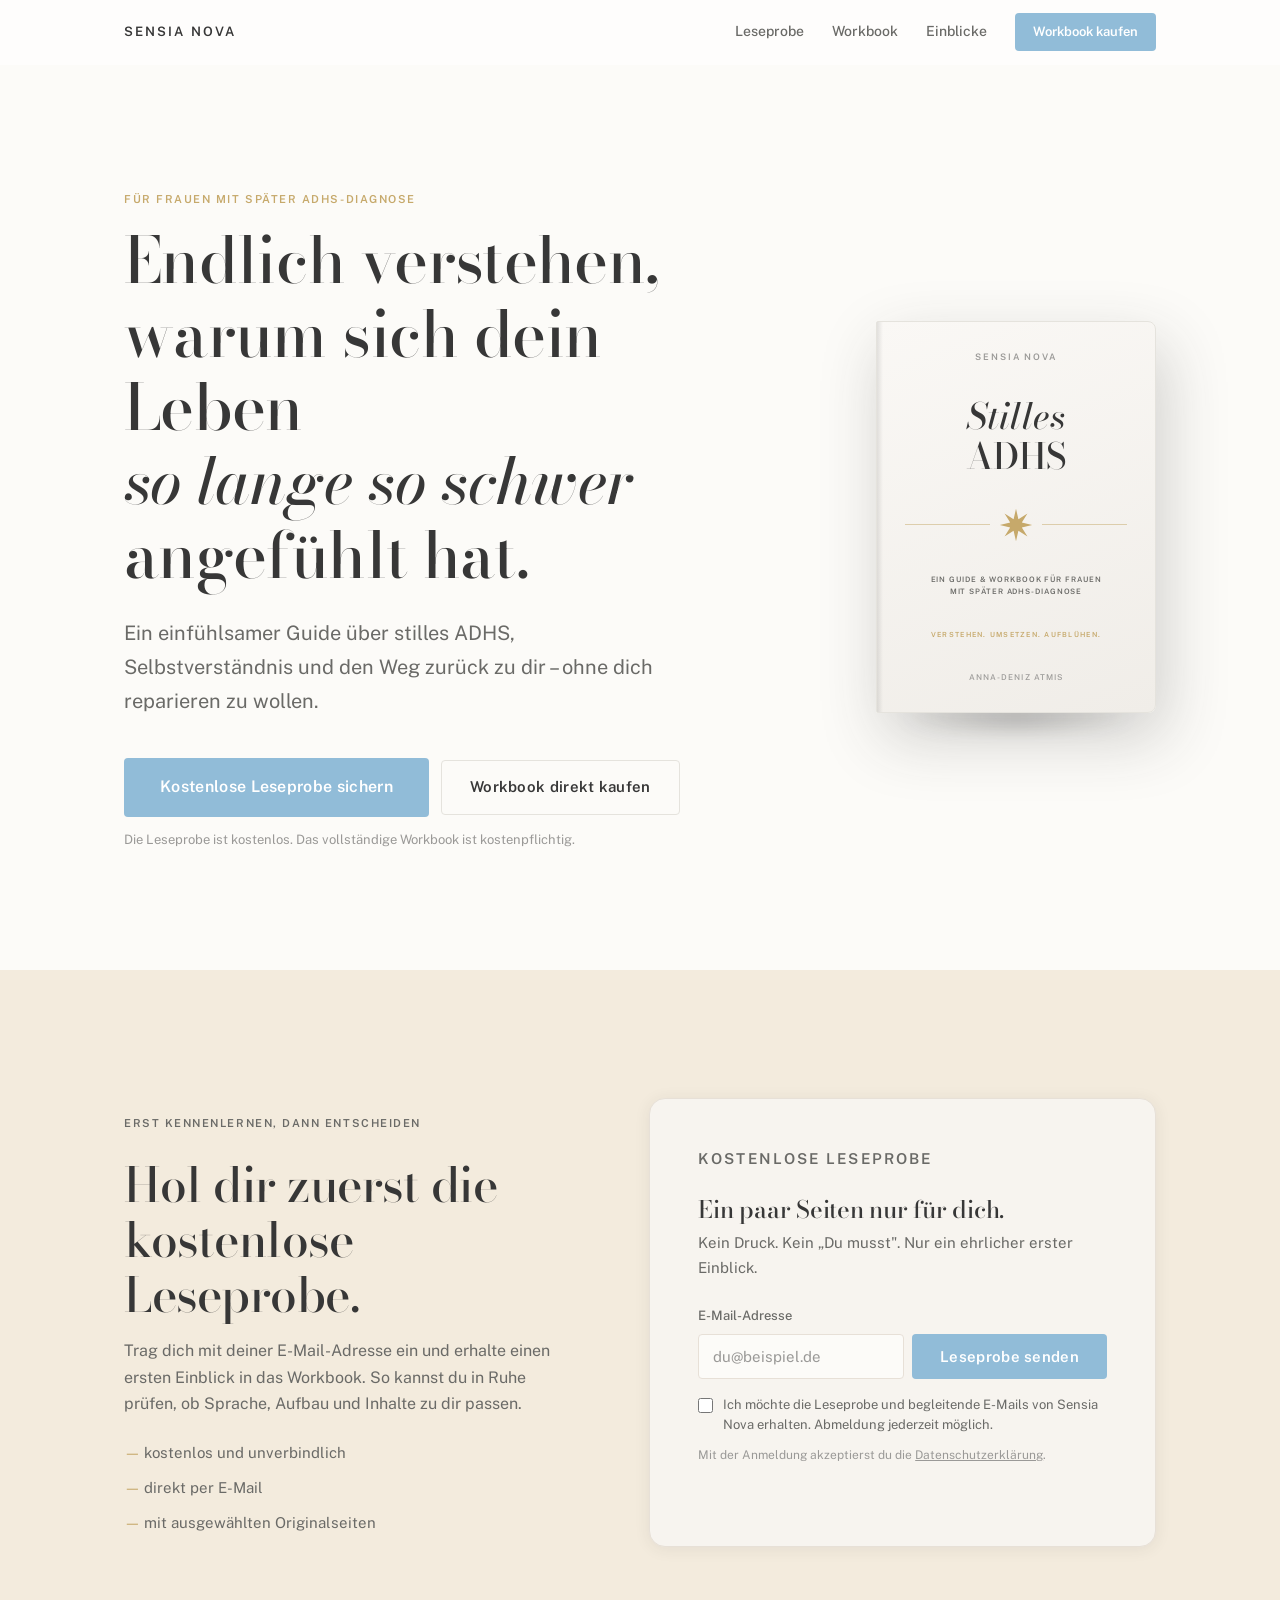
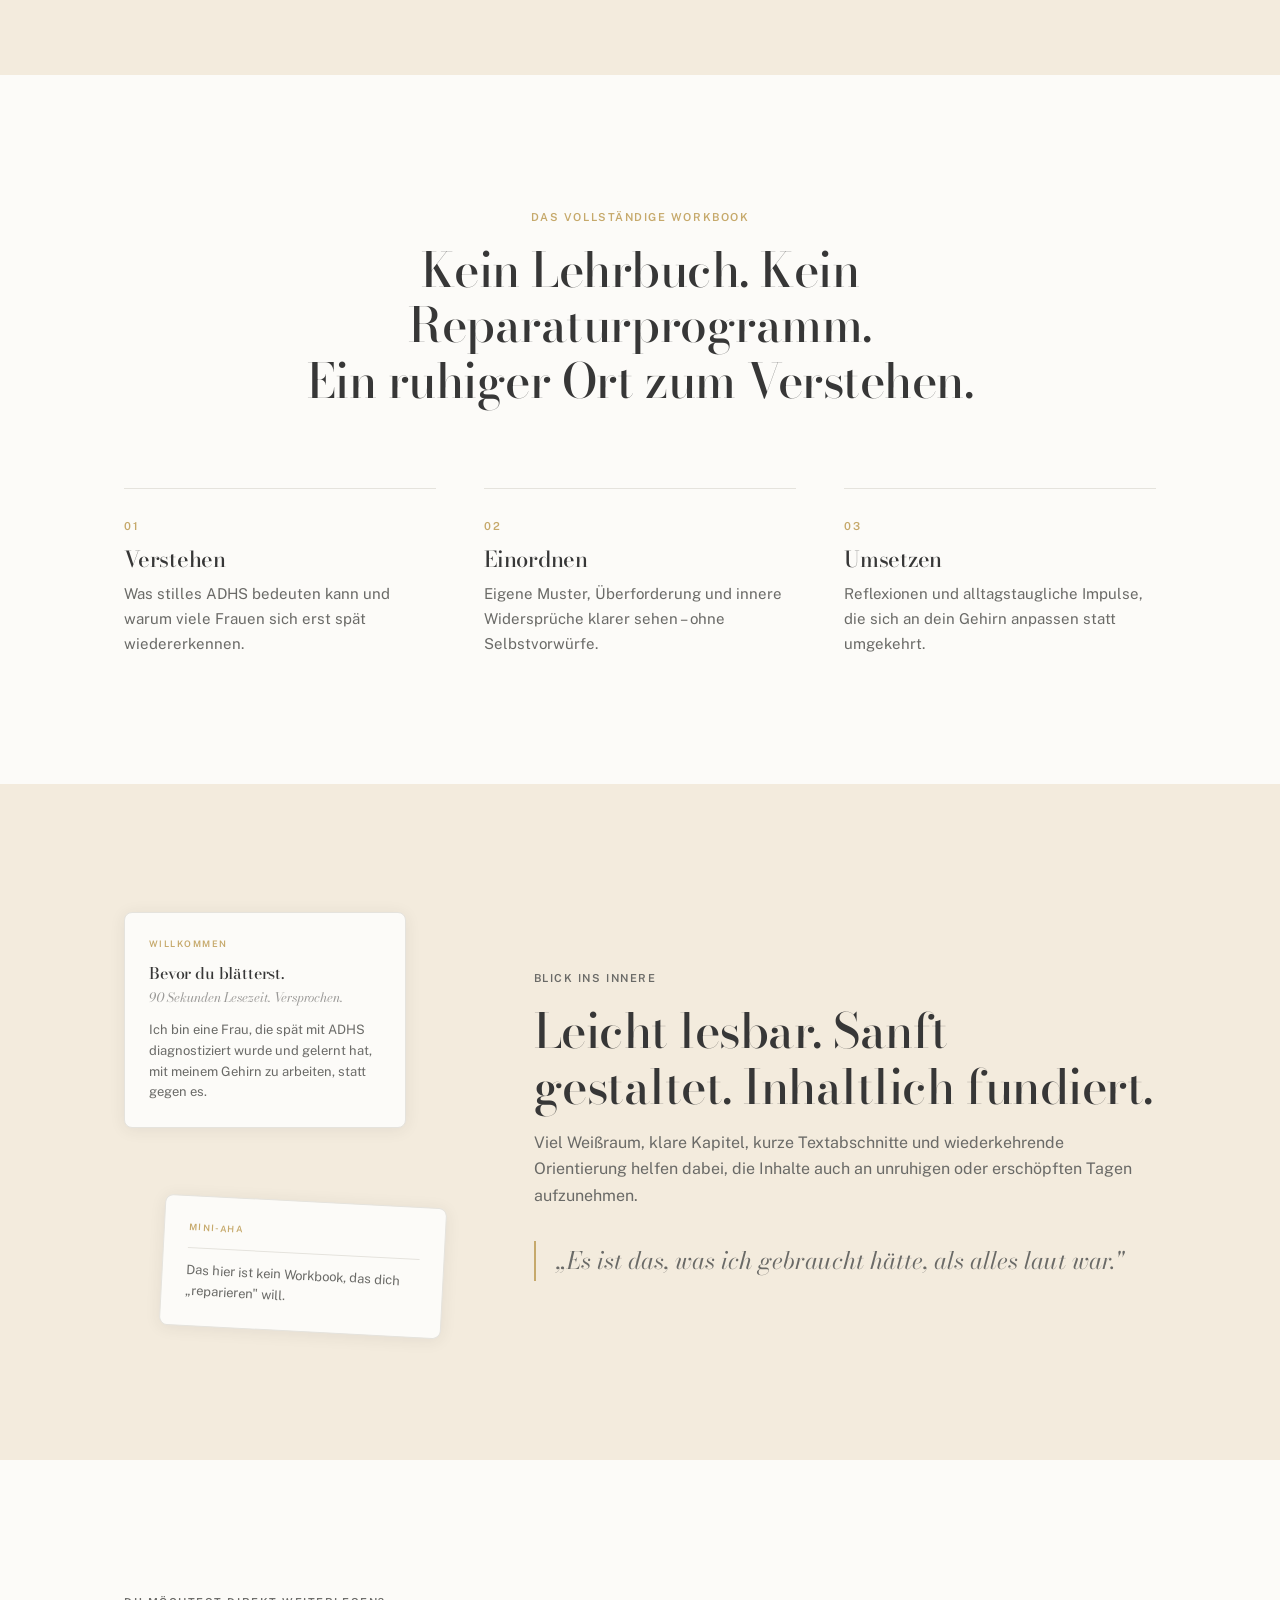
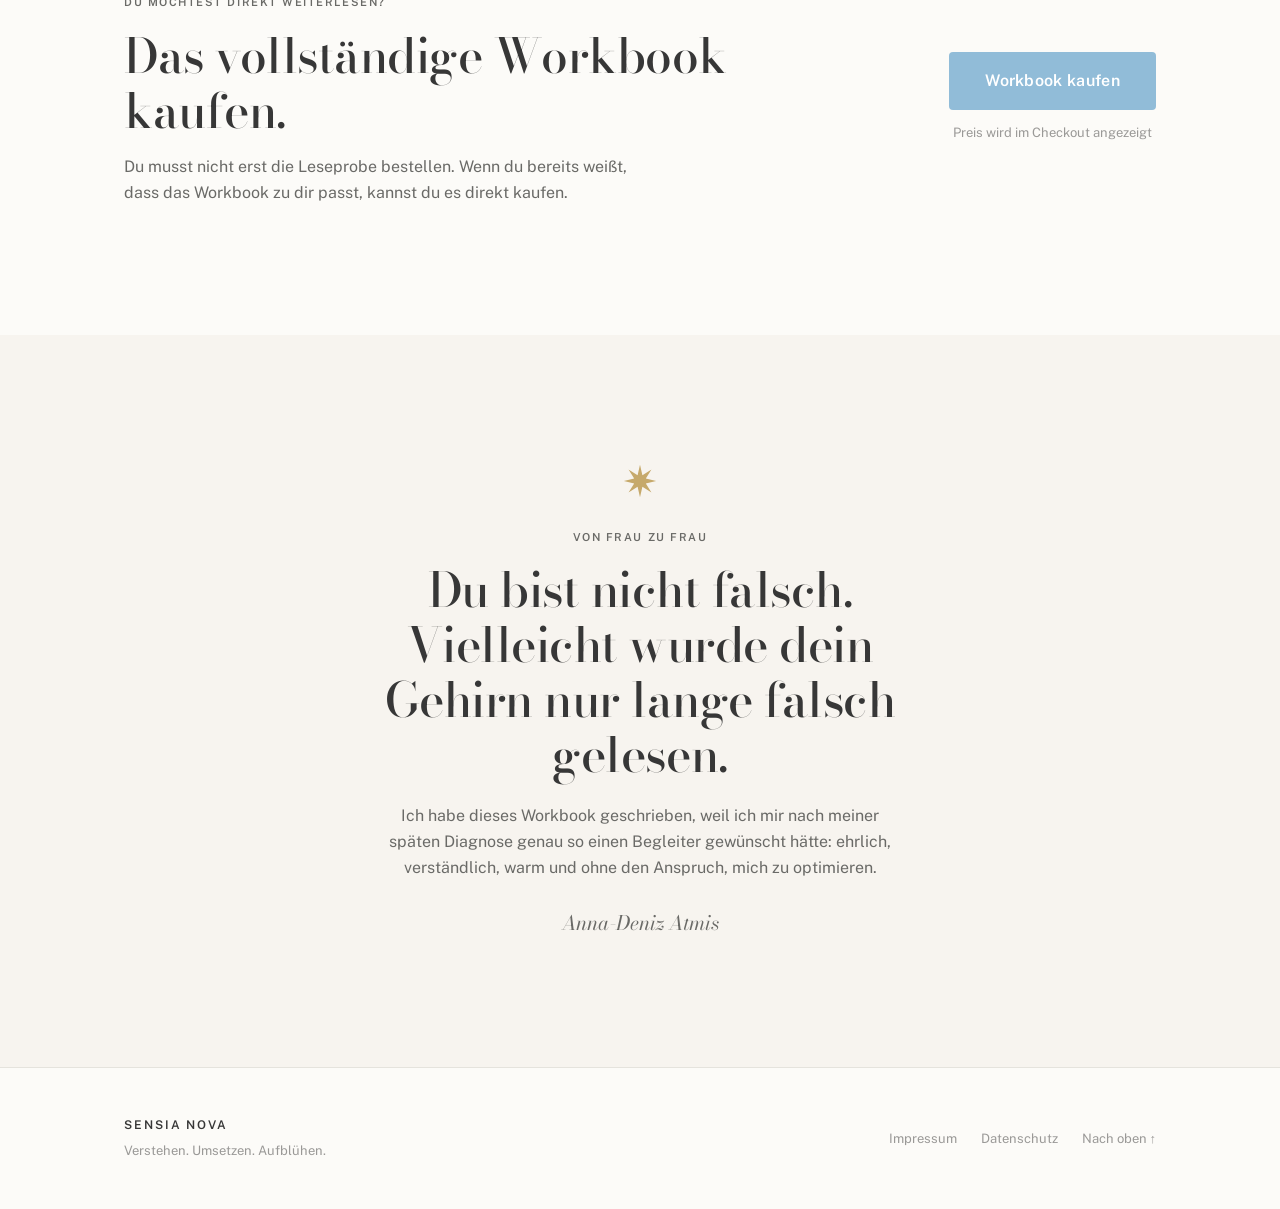
<file: index.html>
<!doctype html>
<html lang="de">
<head>
  <meta charset="utf-8">
  <meta name="viewport" content="width=device-width, initial-scale=1">
  <meta name="description" content="Stilles ADHS – ein Guide und Workbook für Frauen mit später ADHS-Diagnose. Sichere dir die kostenlose Leseprobe oder kaufe das vollständige Workbook direkt.">
  <title>Stilles ADHS | Sensia Nova</title>
  <link rel="preconnect" href="https://fonts.googleapis.com">
  <link rel="preconnect" href="https://fonts.gstatic.com" crossorigin>
  <link href="https://fonts.googleapis.com/css2?family=Bodoni+Moda:ital,opsz,wght@0,6..96,400;0,6..96,500;1,6..96,400&family=Public+Sans:wght@400;500;600&display=swap" rel="stylesheet">
  <link rel="stylesheet" href="styles.css">
</head>
<body>
  <a class="skip-link" href="#main">Zum Inhalt springen</a>
  <header class="site-header" id="top">
    <div class="nav-wrap">
      <a class="brand" href="#top" aria-label="Sensia Nova Startseite">SENSIA NOVA</a>
      <button class="menu-toggle" aria-expanded="false" aria-controls="site-nav"><span></span><span></span><span></span><span class="sr-only">Menü</span></button>
      <nav id="site-nav" class="site-nav" aria-label="Hauptnavigation">
        <a href="#leseprobe">Leseprobe</a>
        <a href="#workbook">Workbook</a>
        <a href="#inhalt">Einblicke</a>
        <a class="nav-buy" href="#kaufen">Workbook kaufen</a>
      </nav>
    </div>
  </header>

  <main id="main">
    <section class="hero section-shell">
      <div class="hero-copy reveal">
        <p class="eyebrow">Für Frauen mit später ADHS-Diagnose</p>
        <h1>Endlich verstehen,<br>warum sich dein Leben<br><em>so lange so schwer</em> angefühlt hat.</h1>
        <p class="lead">Ein einfühlsamer Guide über stilles ADHS, Selbstverständnis und den Weg zurück zu dir – ohne dich reparieren zu wollen.</p>
        <div class="hero-actions">
          <a class="button button-primary button-large" href="#leseprobe">Kostenlose Leseprobe sichern</a>
          <a class="button button-secondary" href="#kaufen">Workbook direkt kaufen</a>
        </div>
        <p class="microcopy">Die Leseprobe ist kostenlos. Das vollständige Workbook ist kostenpflichtig.</p>
      </div>

      <div class="book-stage reveal" aria-label="Cover des Workbooks Stilles ADHS">
        <div class="book-shadow"></div>
        <article class="book-cover">
          <div class="cover-brand">SENSIA NOVA</div>
          <div class="cover-title"><em>Stilles</em> ADHS</div>
          <div class="cover-ornament"><span></span><img src="assets/gold-star.svg" alt=""><span></span></div>
          <div class="cover-subtitle">EIN GUIDE &amp; WORKBOOK FÜR FRAUEN<br>MIT SPÄTER ADHS-DIAGNOSE</div>
          <div class="cover-bottom">VERSTEHEN. UMSETZEN. AUFBLÜHEN.</div>
          <div class="cover-author">ANNA-DENIZ ATMIS</div>
        </article>
      </div>
    </section>

    <section id="leseprobe" class="sample-section">
      <div class="section-shell sample-grid">
        <div class="sample-copy reveal">
          <p class="eyebrow">Erst kennenlernen, dann entscheiden</p>
          <h2>Hol dir zuerst die kostenlose Leseprobe.</h2>
          <p>Trag dich mit deiner E-Mail-Adresse ein und erhalte einen ersten Einblick in das Workbook. So kannst du in Ruhe prüfen, ob Sprache, Aufbau und Inhalte zu dir passen.</p>
          <ul class="quiet-list">
            <li>kostenlos und unverbindlich</li>
            <li>direkt per E-Mail</li>
            <li>mit ausgewählten Originalseiten</li>
          </ul>
        </div>
        <div class="signup-card reveal">
          <p class="card-kicker">Kostenlose Leseprobe</p>
          <h3>Ein paar Seiten nur für dich.</h3>
          <p>Kein Druck. Kein „Du musst". Nur ein ehrlicher erster Einblick.</p>
          <div id="mailerlite-form">
            <form class="sample-form" id="sample-form" novalidate>
              <label for="email">E-Mail-Adresse</label>
              <div class="form-row">
                <input id="email" name="email" type="email" autocomplete="email" placeholder="du@beispiel.de" required>
                <button class="button button-primary" type="submit">Leseprobe senden</button>
              </div>
              <label class="consent"><input type="checkbox" required><span>Ich möchte die Leseprobe und begleitende E-Mails von Sensia Nova erhalten. Abmeldung jederzeit möglich.</span></label>
              <p class="form-note">Mit der Anmeldung akzeptierst du die <a href="datenschutz.html">Datenschutzerklärung</a>.</p>
              <p class="form-status" role="status" aria-live="polite"></p>
            </form>
          </div>
        </div>
      </div>
    </section>

    <section id="workbook" class="editorial-section section-shell">
      <div class="section-heading reveal">
        <p class="eyebrow">Das vollständige Workbook</p>
        <h2>Kein Lehrbuch. Kein Reparaturprogramm.<br>Ein ruhiger Ort zum Verstehen.</h2>
      </div>
      <div class="editorial-grid">
        <div class="editorial-item reveal"><span>01</span><h3>Verstehen</h3><p>Was stilles ADHS bedeuten kann und warum viele Frauen sich erst spät wiedererkennen.</p></div>
        <div class="editorial-item reveal"><span>02</span><h3>Einordnen</h3><p>Eigene Muster, Überforderung und innere Widersprüche klarer sehen – ohne Selbstvorwürfe.</p></div>
        <div class="editorial-item reveal"><span>03</span><h3>Umsetzen</h3><p>Reflexionen und alltagstaugliche Impulse, die sich an dein Gehirn anpassen statt umgekehrt.</p></div>
      </div>
    </section>

    <section id="inhalt" class="preview-section">
      <div class="section-shell preview-grid">
        <div class="page-stack reveal" aria-hidden="true">
          <div class="sample-page page-back"><span>MINI-AHA</span><div></div><p>Das hier ist kein Workbook, das dich „reparieren" will.</p></div>
          <div class="sample-page page-front"><span>WILLKOMMEN</span><h3>Bevor du blätterst.</h3><em>90 Sekunden Lesezeit. Versprochen.</em><p>Ich bin eine Frau, die spät mit ADHS diagnostiziert wurde und gelernt hat, mit meinem Gehirn zu arbeiten, statt gegen es.</p></div>
        </div>
        <div class="preview-copy reveal">
          <p class="eyebrow">Blick ins Innere</p>
          <h2>Leicht lesbar. Sanft gestaltet. Inhaltlich fundiert.</h2>
          <p>Viel Weißraum, klare Kapitel, kurze Textabschnitte und wiederkehrende Orientierung helfen dabei, die Inhalte auch an unruhigen oder erschöpften Tagen aufzunehmen.</p>
          <blockquote>„Es ist das, was ich gebraucht hätte, als alles laut war."</blockquote>
        </div>
      </div>
    </section>

    <section id="kaufen" class="purchase-section section-shell reveal">
      <div>
        <p class="eyebrow">Du möchtest direkt weiterlesen?</p>
        <h2>Das vollständige Workbook kaufen.</h2>
        <p>Du musst nicht erst die Leseprobe bestellen. Wenn du bereits weißt, dass das Workbook zu dir passt, kannst du es direkt kaufen.</p>
      </div>
      <div class="purchase-action">
        <a id="buy-button" class="button button-primary button-large" href="#">Workbook kaufen</a>
        <p id="price-label">Preis wird im Checkout angezeigt</p>
      </div>
    </section>

    <section class="author-note">
      <div class="section-shell narrow reveal">
        <img src="assets/gold-star.svg" alt="" class="small-star">
        <p class="eyebrow">Von Frau zu Frau</p>
        <h2>Du bist nicht falsch.<br>Vielleicht wurde dein Gehirn nur lange falsch gelesen.</h2>
        <p>Ich habe dieses Workbook geschrieben, weil ich mir nach meiner späten Diagnose genau so einen Begleiter gewünscht hätte: ehrlich, verständlich, warm und ohne den Anspruch, mich zu optimieren.</p>
        <p class="signature">Anna-Deniz Atmis</p>
      </div>
    </section>
  </main>

  <footer>
    <div class="section-shell footer-inner">
      <div><strong>SENSIA NOVA</strong><p>Verstehen. Umsetzen. Aufblühen.</p></div>
      <div class="footer-links"><a href="impressum.html">Impressum</a><a href="datenschutz.html">Datenschutz</a><a href="#top">Nach oben ↑</a></div>
    </div>
  </footer>

  <script src="config.js"></script>
  <script src="script.js"></script>
</body>
</html>
</file>
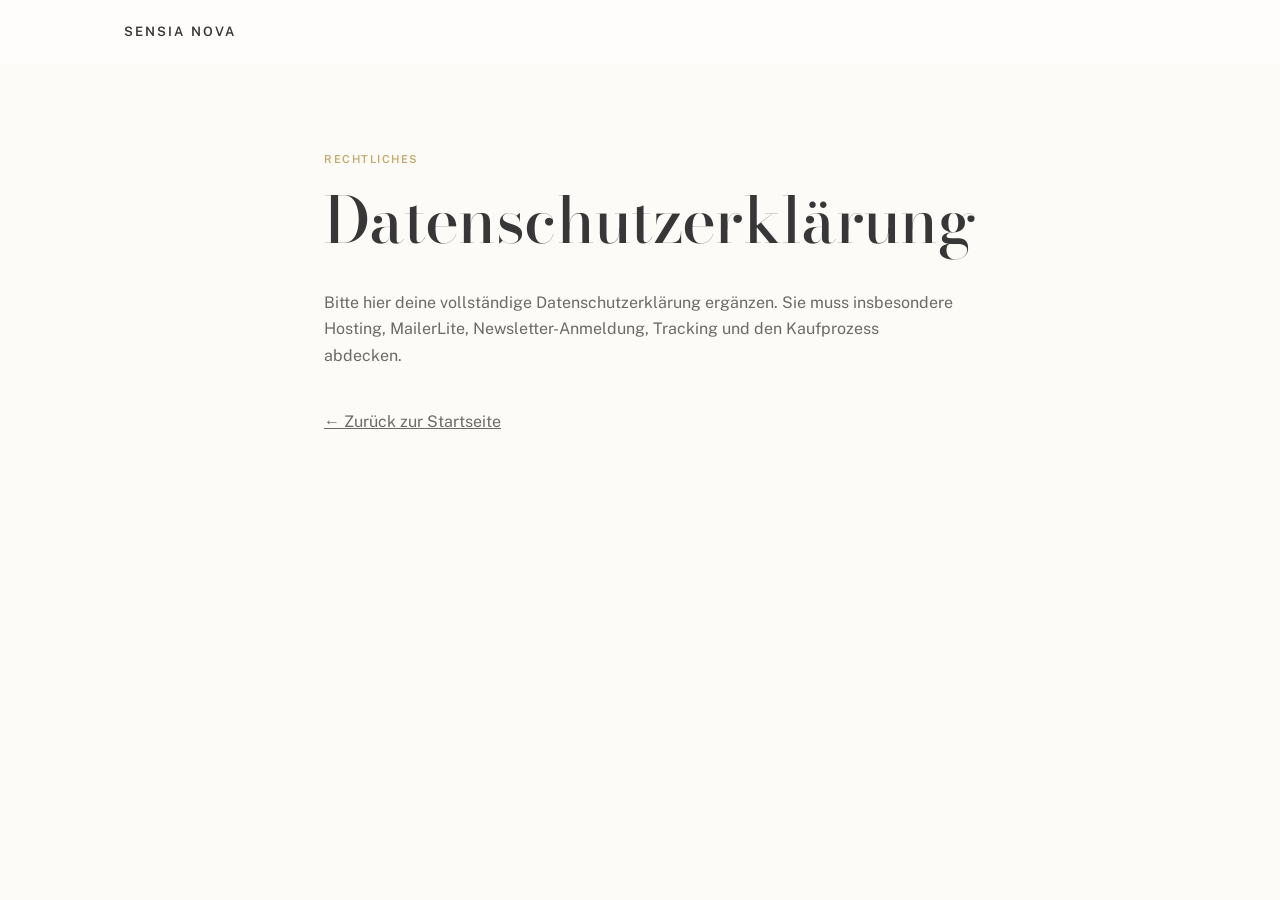
<file: datenschutz.html>
<!doctype html>
<html lang="de">
<head>
  <meta charset="utf-8">
  <meta name="viewport" content="width=device-width, initial-scale=1">
  <title>Datenschutz | Sensia Nova</title>
  <link rel="preconnect" href="https://fonts.googleapis.com">
  <link rel="preconnect" href="https://fonts.gstatic.com" crossorigin>
  <link href="https://fonts.googleapis.com/css2?family=Bodoni+Moda:ital,opsz,wght@0,6..96,400;0,6..96,500;1,6..96,400&family=Public+Sans:wght@400;500;600&display=swap" rel="stylesheet">
  <link rel="stylesheet" href="styles.css">
</head>
<body>
  <header class="site-header">
    <div class="nav-wrap">
      <a class="brand" href="index.html" aria-label="Sensia Nova Startseite">SENSIA NOVA</a>
    </div>
  </header>
  <main>
    <div class="section-shell" style="max-width:760px; padding-top:80px; padding-bottom:80px;">
      <p class="eyebrow">Rechtliches</p>
      <h1 style="margin-bottom:32px;">Datenschutzerklärung</h1>
      <p style="color:var(--text-2);">Bitte hier deine vollständige Datenschutzerklärung ergänzen. Sie muss insbesondere Hosting, MailerLite, Newsletter-Anmeldung, Tracking und den Kaufprozess abdecken.</p>
      <p style="margin-top:40px;"><a href="index.html" style="color:var(--text-2); text-decoration:underline;">← Zurück zur Startseite</a></p>
    </div>
  </main>
</body>
</html>
</file>
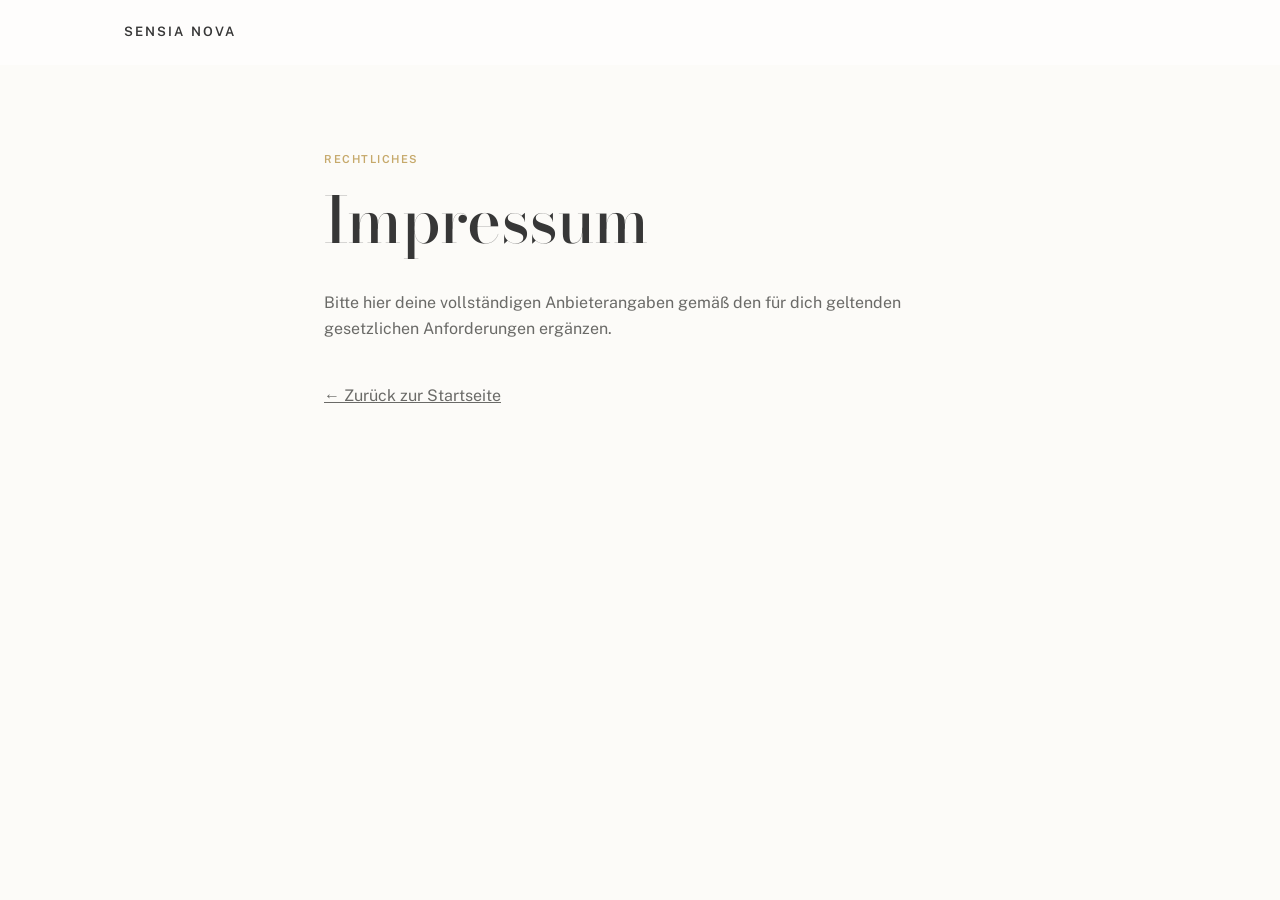
<file: impressum.html>
<!doctype html>
<html lang="de">
<head>
  <meta charset="utf-8">
  <meta name="viewport" content="width=device-width, initial-scale=1">
  <title>Impressum | Sensia Nova</title>
  <link rel="preconnect" href="https://fonts.googleapis.com">
  <link rel="preconnect" href="https://fonts.gstatic.com" crossorigin>
  <link href="https://fonts.googleapis.com/css2?family=Bodoni+Moda:ital,opsz,wght@0,6..96,400;0,6..96,500;1,6..96,400&family=Public+Sans:wght@400;500;600&display=swap" rel="stylesheet">
  <link rel="stylesheet" href="styles.css">
</head>
<body>
  <header class="site-header">
    <div class="nav-wrap">
      <a class="brand" href="index.html" aria-label="Sensia Nova Startseite">SENSIA NOVA</a>
    </div>
  </header>
  <main>
    <div class="section-shell" style="max-width:760px; padding-top:80px; padding-bottom:80px;">
      <p class="eyebrow">Rechtliches</p>
      <h1 style="margin-bottom:32px;">Impressum</h1>
      <p style="color:var(--text-2);">Bitte hier deine vollständigen Anbieterangaben gemäß den für dich geltenden gesetzlichen Anforderungen ergänzen.</p>
      <p style="margin-top:40px;"><a href="index.html" style="color:var(--text-2); text-decoration:underline;">← Zurück zur Startseite</a></p>
    </div>
  </main>
</body>
</html>
</file>
<file: styles.css>
/* ============================================================
   SENSIA NOVA – Landing Page Styles
   Design System v2: Bodoni Moda (display) + Public Sans (body)
   ============================================================ */

/* ---------- Reset & Base ---------- */
*, *::before, *::after { box-sizing: border-box; margin: 0; padding: 0; }

:root {
  /* Neutrals */
  --white:      #FCFBF8;
  --stone-100:  #F7F4EF;
  --stone-200:  #E5E3DD;
  --stone-400:  #C5BFB5;
  --sand:       #F3EBDD;
  --line:       #E7E0D7;

  /* Accents */
  --gold:       #C6A96B;
  --blue:       #BFD9EA;
  --blue-btn:   #91BCD8;
  --olive:      #C8D1C5;

  /* Text */
  --text:       #373737;
  --text-2:     #6A6A67;
  --text-3:     #9A9997;

  --body:    'Public Sans', 'Suisse International', 'Neue Haas Grotesk', Arial, sans-serif;
  --display: 'Bodoni Moda', 'Canela', 'IvyPresto', 'Noe Display', Georgia, serif;

  --max-w: 1160px;
  --shell-px: clamp(20px, 5vw, 80px);
  --section-py: clamp(64px, 10vw, 128px);

  --radius-sm: 4px;
  --radius-md: 8px;
  --radius-lg: 16px;

  --shadow-card: 0 2px 16px rgba(48,48,48,.08);
  --shadow-book: 8px 24px 64px rgba(48,48,48,.22);

  --transition: 240ms ease;
}

html { scroll-behavior: smooth; }

body {
  font-family: var(--body);
  font-size: 16px;
  line-height: 1.65;
  color: var(--text);
  background: var(--white);
  -webkit-font-smoothing: antialiased;
}

img { max-width: 100%; display: block; }
a { color: inherit; }

/* ---------- Skip link ---------- */
.skip-link {
  position: absolute;
  left: -9999px;
  top: 0;
  padding: 8px 16px;
  background: var(--text);
  color: var(--white);
  font-size: 14px;
  z-index: 1000;
  text-decoration: none;
}
.skip-link:focus { left: 0; }

/* ---------- Screen-reader only ---------- */
.sr-only {
  position: absolute;
  width: 1px; height: 1px;
  padding: 0; margin: -1px;
  overflow: hidden; clip: rect(0,0,0,0);
  white-space: nowrap; border: 0;
}

/* ---------- Layout shell ---------- */
.section-shell {
  max-width: var(--max-w);
  margin-inline: auto;
  padding-inline: var(--shell-px);
}

/* ---------- Typography ---------- */
h1, h2, h3 {
  font-family: var(--display);
  font-weight: 500;
  line-height: 1.15;
  letter-spacing: -.01em;
}

h1 { font-size: clamp(36px, 5.5vw, 64px); }
h2 { font-size: clamp(28px, 4vw, 48px); }
h3 { font-size: clamp(20px, 2.5vw, 28px); }

em { font-style: italic; }

.eyebrow {
  display: inline-block;
  font-family: var(--body);
  font-size: 11px;
  font-weight: 600;
  letter-spacing: .14em;
  text-transform: uppercase;
  color: var(--gold);
  margin-bottom: 16px;
}

.lead {
  font-size: clamp(17px, 2vw, 20px);
  color: var(--text-2);
  line-height: 1.7;
  max-width: 52ch;
}

.microcopy {
  font-size: 13px;
  color: var(--text-3);
  margin-top: 12px;
}

blockquote {
  font-family: var(--display);
  font-style: italic;
  font-size: clamp(18px, 2.2vw, 24px);
  color: var(--text-2);
  border-left: 2px solid var(--gold);
  padding-left: 20px;
  margin-top: 32px;
}

/* ---------- Buttons ---------- */
.button {
  display: inline-flex;
  align-items: center;
  justify-content: center;
  gap: 8px;
  font-family: var(--body);
  font-size: 15px;
  font-weight: 600;
  letter-spacing: .02em;
  text-decoration: none;
  border: none;
  border-radius: var(--radius-sm);
  cursor: pointer;
  transition: background var(--transition), color var(--transition), box-shadow var(--transition), transform var(--transition);
  white-space: nowrap;
  padding: 14px 28px;
}

.button-primary {
  background: var(--blue-btn);
  color: #fff;
}
.button-primary:hover {
  background: #7aaec9;
  box-shadow: 0 4px 20px rgba(145,188,216,.35);
  transform: translateY(-1px);
}

.button-secondary {
  background: transparent;
  color: var(--text);
  border: 1.5px solid var(--stone-200);
}
.button-secondary:hover {
  border-color: var(--text-2);
  background: var(--stone-100);
}

.button-large { padding: 16px 36px; font-size: 16px; }

/* ---------- Navigation ---------- */
.site-header {
  position: sticky;
  top: 0;
  z-index: 100;
  background: rgba(254,253,252,.92);
  backdrop-filter: blur(12px);
  -webkit-backdrop-filter: blur(12px);
  border-bottom: 1px solid transparent;
  transition: border-color var(--transition), box-shadow var(--transition);
}
.site-header.scrolled {
  border-color: var(--stone-200);
  box-shadow: 0 1px 12px rgba(48,48,48,.06);
}

.nav-wrap {
  max-width: var(--max-w);
  margin-inline: auto;
  padding: 0 var(--shell-px);
  height: 64px;
  display: flex;
  align-items: center;
  gap: 32px;
}

.brand {
  font-family: var(--body);
  font-size: 13px;
  font-weight: 600;
  letter-spacing: .16em;
  text-decoration: none;
  color: var(--text);
  flex-shrink: 0;
}

.site-nav {
  display: flex;
  align-items: center;
  gap: 28px;
  margin-left: auto;
}
.site-nav a {
  font-size: 14px;
  font-weight: 500;
  color: var(--text-2);
  text-decoration: none;
  transition: color var(--transition);
}
.site-nav a:hover { color: var(--text); }
.site-nav .nav-buy {
  color: #fff;
  background: var(--blue-btn);
  border-radius: var(--radius-sm);
  padding: 8px 18px;
  font-size: 13px;
  font-weight: 600;
  transition: background var(--transition);
}
.site-nav .nav-buy:hover {
  background: #7aaec9;
}

/* Hamburger */
.menu-toggle {
  display: none;
  flex-direction: column;
  gap: 5px;
  background: none;
  border: none;
  cursor: pointer;
  padding: 8px;
  margin-left: auto;
}
.menu-toggle span {
  display: block;
  width: 22px;
  height: 1.5px;
  background: var(--text);
  transition: transform var(--transition), opacity var(--transition);
  transform-origin: center;
}
.menu-toggle[aria-expanded="true"] span:nth-child(1) { transform: translateY(6.5px) rotate(45deg); }
.menu-toggle[aria-expanded="true"] span:nth-child(2) { opacity: 0; }
.menu-toggle[aria-expanded="true"] span:nth-child(3) { transform: translateY(-6.5px) rotate(-45deg); }

/* ---------- Hero ---------- */
.hero {
  padding-top: clamp(60px, 10vw, 120px);
  padding-bottom: clamp(60px, 10vw, 120px);
  display: grid;
  grid-template-columns: 1fr auto;
  gap: clamp(40px, 6vw, 96px);
  align-items: center;
}

.hero-copy { max-width: 560px; }
.hero-copy h1 { margin-bottom: 24px; }
.hero-copy .lead { margin-bottom: 40px; }

.hero-actions {
  display: flex;
  flex-wrap: wrap;
  gap: 12px;
  align-items: center;
}

/* Book cover mockup */
.book-stage {
  position: relative;
  flex-shrink: 0;
}

.book-shadow {
  position: absolute;
  bottom: -24px;
  left: 50%;
  transform: translateX(-50%);
  width: 85%;
  height: 40px;
  background: radial-gradient(ellipse, rgba(48,48,48,.25) 0%, transparent 70%);
  filter: blur(8px);
}

.book-cover {
  width: clamp(200px, 22vw, 280px);
  aspect-ratio: 5/7;
  background: linear-gradient(160deg, #FAF8F5 0%, #F0EDE8 100%);
  border: 1px solid var(--stone-200);
  border-radius: 2px 8px 8px 2px;
  box-shadow: var(--shadow-book);
  display: flex;
  flex-direction: column;
  align-items: center;
  justify-content: space-between;
  padding: clamp(16px, 3vw, 28px);
  text-align: center;
  position: relative;
  overflow: hidden;
}

.book-cover::before {
  content: '';
  position: absolute;
  inset: 0;
  left: 0;
  width: 6px;
  background: linear-gradient(to right, rgba(48,48,48,.12), transparent);
  border-radius: 0;
}

.cover-brand {
  font-size: 9px;
  font-weight: 600;
  letter-spacing: .22em;
  color: var(--text-3);
}

.cover-title {
  font-family: var(--display);
  font-size: clamp(22px, 3.5vw, 36px);
  font-weight: 500;
  line-height: 1.1;
  color: var(--text);
}
.cover-title em { display: block; }

.cover-ornament {
  display: flex;
  align-items: center;
  gap: 8px;
  width: 100%;
}
.cover-ornament span {
  flex: 1;
  height: 1px;
  background: var(--gold);
  opacity: .5;
}
.cover-ornament img {
  width: clamp(24px, 3vw, 36px);
  height: auto;
}

.cover-subtitle {
  font-size: 7.5px;
  font-weight: 600;
  letter-spacing: .12em;
  color: var(--text-2);
  line-height: 1.6;
}

.cover-bottom {
  font-size: 7px;
  font-weight: 600;
  letter-spacing: .18em;
  color: var(--gold);
}

.cover-author {
  font-size: 8px;
  font-weight: 500;
  letter-spacing: .14em;
  color: var(--text-3);
}

/* ---------- Sample / Leseprobe ---------- */
.sample-section {
  background: var(--sand);
  padding-block: var(--section-py);
}

.sample-grid {
  display: grid;
  grid-template-columns: 1fr 1fr;
  gap: clamp(40px, 6vw, 80px);
  align-items: center;
}

.sample-copy h2 { margin-bottom: 16px; }
.sample-copy p { color: var(--text-2); margin-bottom: 24px; }

.quiet-list {
  list-style: none;
  display: flex;
  flex-direction: column;
  gap: 10px;
}
.quiet-list li {
  font-size: 15px;
  color: var(--text-2);
  padding-left: 20px;
  position: relative;
}
.quiet-list li::before {
  content: '—';
  position: absolute;
  left: 0;
  color: var(--gold);
}

.signup-card {
  background: var(--stone-100);
  border: 1px solid var(--line);
  border-radius: var(--radius-lg);
  padding: clamp(24px, 4vw, 48px);
  box-shadow: var(--shadow-card);
}

.card-kicker {
  font-size: 11px;
  font-weight: 600;
  letter-spacing: .14em;
  text-transform: uppercase;
  color: var(--gold);
  margin-bottom: 12px;
}

.signup-card h3 {
  font-size: clamp(18px, 2.2vw, 24px);
  margin-bottom: 8px;
}
.signup-card > p {
  font-size: 15px;
  color: var(--text-2);
  margin-bottom: 24px;
}

.sample-form label[for="email"] {
  display: block;
  font-size: 13px;
  font-weight: 500;
  margin-bottom: 8px;
  color: var(--text-2);
}

.form-row {
  display: flex;
  gap: 8px;
  margin-bottom: 16px;
}

.form-row input {
  flex: 1;
  font-family: var(--body);
  font-size: 15px;
  color: var(--text);
  background: var(--white);
  border: 1.5px solid var(--line);
  border-radius: var(--radius-sm);
  padding: 12px 14px;
  outline: none;
  transition: border-color var(--transition);
  min-width: 0;
}
.form-row input:focus { border-color: var(--text); }
.form-row input::placeholder { color: var(--text-3); }

.consent {
  display: flex;
  gap: 10px;
  align-items: flex-start;
  cursor: pointer;
  margin-bottom: 12px;
}
.consent input[type="checkbox"] {
  margin-top: 3px;
  flex-shrink: 0;
  width: 15px;
  height: 15px;
  accent-color: var(--text);
  cursor: pointer;
}
.consent span {
  font-size: 13px;
  color: var(--text-2);
  line-height: 1.5;
}

.form-note {
  font-size: 12px;
  color: var(--text-3);
}
.form-note a { text-decoration: underline; }

.form-status {
  font-size: 14px;
  font-weight: 500;
  margin-top: 12px;
  min-height: 20px;
}
.form-status.success { color: #3d8a4e; }
.form-status.error   { color: #b84040; }

/* ---------- Editorial / Workbook section ---------- */
.editorial-section {
  padding-block: var(--section-py);
}

.section-heading {
  text-align: center;
  max-width: 680px;
  margin-inline: auto;
  margin-bottom: clamp(48px, 7vw, 80px);
}
.section-heading h2 { margin-top: 0; }

.editorial-grid {
  display: grid;
  grid-template-columns: repeat(3, 1fr);
  gap: clamp(24px, 4vw, 48px);
}

.editorial-item {
  padding-top: 28px;
  border-top: 1px solid var(--stone-200);
}
.editorial-item span {
  display: block;
  font-size: 11px;
  font-weight: 600;
  letter-spacing: .14em;
  color: var(--gold);
  margin-bottom: 12px;
}
.editorial-item h3 {
  font-size: clamp(18px, 2vw, 22px);
  margin-bottom: 10px;
}
.editorial-item p {
  font-size: 15px;
  color: var(--text-2);
  line-height: 1.65;
}

/* ---------- Preview / Inhalt section ---------- */
.preview-section {
  background: var(--sand);
  padding-block: var(--section-py);
}

.preview-grid {
  display: grid;
  grid-template-columns: auto 1fr;
  gap: clamp(40px, 7vw, 96px);
  align-items: center;
}

/* Page stack mockup */
.page-stack {
  position: relative;
  width: clamp(220px, 26vw, 320px);
  height: clamp(290px, 34vw, 420px);
  flex-shrink: 0;
}

.sample-page {
  position: absolute;
  width: 88%;
  background: var(--white);
  border: 1px solid var(--stone-200);
  border-radius: var(--radius-md);
  padding: 24px;
  box-shadow: var(--shadow-card);
}
.sample-page span {
  display: block;
  font-size: 9px;
  font-weight: 600;
  letter-spacing: .16em;
  color: var(--gold);
  margin-bottom: 12px;
}
.sample-page h3 {
  font-size: 16px;
  margin-bottom: 4px;
}
.sample-page em {
  display: block;
  font-family: var(--display);
  font-size: 13px;
  color: var(--text-3);
  margin-bottom: 12px;
}
.sample-page p, .sample-page div {
  font-size: 13px;
  color: var(--text-2);
  line-height: 1.6;
}
.sample-page div {
  height: 1px;
  background: var(--stone-200);
  margin: 12px 0;
}

.page-back {
  bottom: 0;
  right: 0;
  transform: rotate(3deg);
}
.page-front {
  top: 0;
  left: 0;
}

.preview-copy h2 { margin-bottom: 16px; }
.preview-copy p  { color: var(--text-2); }

/* ---------- Purchase / Kaufen section ---------- */
.purchase-section {
  padding-block: var(--section-py);
  display: grid;
  grid-template-columns: 1fr auto;
  gap: clamp(40px, 6vw, 80px);
  align-items: center;
}

.purchase-section h2 { margin-bottom: 16px; }
.purchase-section p  { color: var(--text-2); max-width: 52ch; }

.purchase-action {
  display: flex;
  flex-direction: column;
  align-items: center;
  gap: 12px;
  flex-shrink: 0;
}
#price-label {
  font-size: 13px;
  color: var(--text-3);
}

/* ---------- Author note ---------- */
.author-note {
  background: var(--stone-100);
  padding-block: var(--section-py);
}


.narrow {
  max-width: 640px;
  text-align: center;
}
.narrow h2 { margin-bottom: 20px; }
.narrow p  { color: var(--text-2); }

.small-star {
  width: 36px;
  height: 36px;
  margin-inline: auto;
  margin-bottom: 24px;
}

.signature {
  font-family: var(--display);
  font-style: italic;
  font-size: 20px;
  color: var(--text);
  margin-top: 24px;
}

/* ---------- Footer ---------- */
footer {
  padding-block: 48px;
  border-top: 1px solid var(--stone-200);
}

.footer-inner {
  display: flex;
  justify-content: space-between;
  align-items: center;
  gap: 24px;
  flex-wrap: wrap;
}

.footer-inner strong {
  display: block;
  font-size: 12px;
  font-weight: 600;
  letter-spacing: .16em;
  margin-bottom: 4px;
}
.footer-inner p {
  font-size: 13px;
  color: var(--text-3);
}

.footer-links {
  display: flex;
  gap: 24px;
}
.footer-links a {
  font-size: 13px;
  color: var(--text-3);
  text-decoration: none;
  transition: color var(--transition);
}
.footer-links a:hover { color: var(--text); }

/* ---------- Scroll reveal animation ---------- */
.reveal {
  opacity: 0;
  transform: translateY(24px);
  transition: opacity 600ms ease, transform 600ms ease;
}
.reveal.visible {
  opacity: 1;
  transform: translateY(0);
}

/* ---------- Responsive ---------- */
@media (max-width: 900px) {
  .hero {
    grid-template-columns: 1fr;
    text-align: center;
  }
  .hero-copy { max-width: 100%; }
  .hero-copy .lead { margin-inline: auto; }
  .hero-actions { justify-content: center; }
  .book-stage {
    order: -1;
    display: flex;
    justify-content: center;
  }

  .sample-grid { grid-template-columns: 1fr; }
  .editorial-grid { grid-template-columns: 1fr 1fr; }
  .preview-grid { grid-template-columns: 1fr; }
  .page-stack { display: none; }
  .purchase-section {
    grid-template-columns: 1fr;
    text-align: center;
  }
  .purchase-action { align-items: center; }
  .purchase-section p { margin-inline: auto; }
}

@media (max-width: 640px) {
  .menu-toggle { display: flex; }

  .site-nav {
    position: absolute;
    top: 64px;
    left: 0;
    right: 0;
    background: var(--white);
    border-bottom: 1px solid var(--stone-200);
    flex-direction: column;
    align-items: flex-start;
    gap: 0;
    padding: 16px var(--shell-px);
    display: none;
    box-shadow: 0 8px 24px rgba(48,48,48,.08);
  }
  .site-nav.open { display: flex; }
  .site-nav a {
    padding: 12px 0;
    width: 100%;
    border-bottom: 1px solid var(--stone-200);
    font-size: 16px;
  }
  .site-nav a:last-child { border-bottom: none; }
  .site-nav .nav-buy {
    border: none;
    padding: 12px 0;
    border-radius: 0;
    font-size: 16px;
  }

  .editorial-grid { grid-template-columns: 1fr; }

  .form-row {
    flex-direction: column;
  }
  .form-row .button { width: 100%; }

  .footer-inner { flex-direction: column; align-items: flex-start; }
  .footer-links { flex-wrap: wrap; gap: 16px; }
}
</file>
